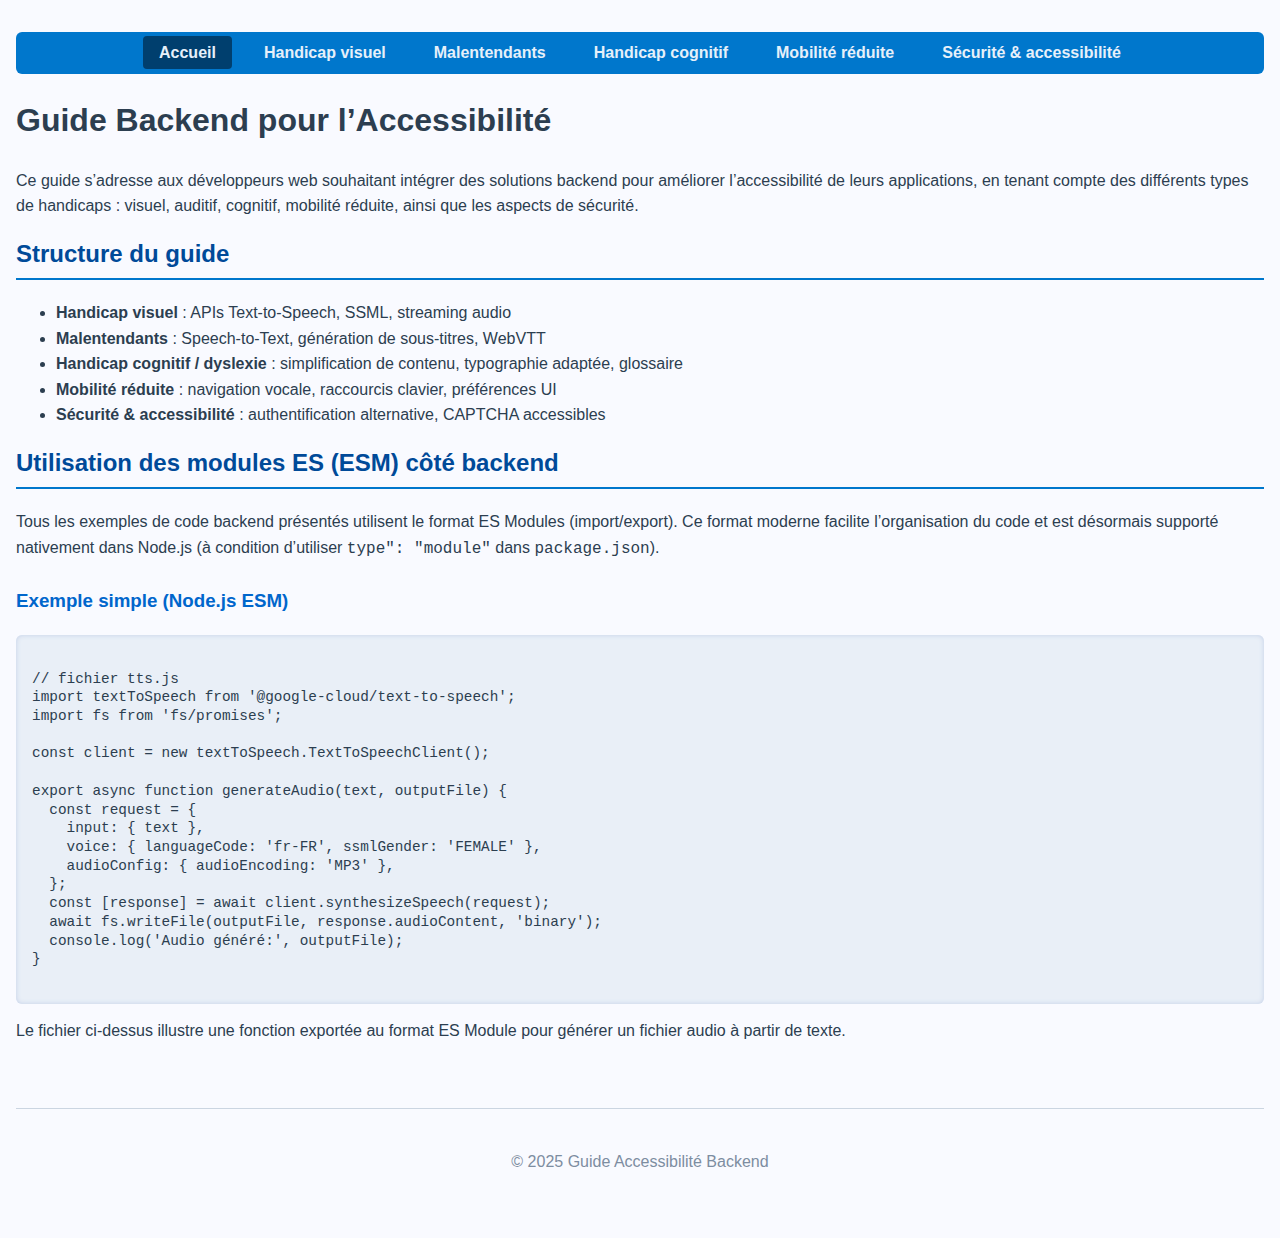
<file: index.html>
<!DOCTYPE html>
<html lang="fr">
<head>
  <meta charset="UTF-8" />
  <meta name="viewport" content="width=device-width, initial-scale=1" />
  <title>Guide Accessibilité Backend</title>
  <link rel="stylesheet" href="styles.css" />
</head>
<body>

  <nav class="navbar" role="navigation" aria-label="Menu principal">
    <ul>
      <li><a href="index.html" aria-current="page">Accueil</a></li>
      <li><a href="visual.html">Handicap visuel</a></li>
      <li><a href="hearing.html">Malentendants</a></li>
      <li><a href="cognitive.html">Handicap cognitif</a></li>
      <li><a href="mobility.html">Mobilité réduite</a></li>
      <li><a href="security.html">Sécurité & accessibilité</a></li>
    </ul>
  </nav>

  <main>
    <h1>Guide Backend pour l’Accessibilité</h1>

    <section>
      <p>
        Ce guide s’adresse aux développeurs web souhaitant intégrer des solutions backend pour améliorer l’accessibilité de leurs applications,
        en tenant compte des différents types de handicaps : visuel, auditif, cognitif, mobilité réduite, ainsi que les aspects de sécurité.
      </p>

      <h2>Structure du guide</h2>
      <ul>
        <li><strong>Handicap visuel</strong> : APIs Text-to-Speech, SSML, streaming audio</li>
        <li><strong>Malentendants</strong> : Speech-to-Text, génération de sous-titres, WebVTT</li>
        <li><strong>Handicap cognitif / dyslexie</strong> : simplification de contenu, typographie adaptée, glossaire</li>
        <li><strong>Mobilité réduite</strong> : navigation vocale, raccourcis clavier, préférences UI</li>
        <li><strong>Sécurité & accessibilité</strong> : authentification alternative, CAPTCHA accessibles</li>
      </ul>

      <h2>Utilisation des modules ES (ESM) côté backend</h2>
      <p>
        Tous les exemples de code backend présentés utilisent le format ES Modules (import/export). Ce format moderne facilite l’organisation du code
        et est désormais supporté nativement dans Node.js (à condition d’utiliser <code>type": "module"</code> dans <code>package.json</code>).
      </p>

      <h3>Exemple simple (Node.js ESM)</h3>
      <pre><code class="language-js">
// fichier tts.js
import textToSpeech from '@google-cloud/text-to-speech';
import fs from 'fs/promises';

const client = new textToSpeech.TextToSpeechClient();

export async function generateAudio(text, outputFile) {
  const request = {
    input: { text },
    voice: { languageCode: 'fr-FR', ssmlGender: 'FEMALE' },
    audioConfig: { audioEncoding: 'MP3' },
  };
  const [response] = await client.synthesizeSpeech(request);
  await fs.writeFile(outputFile, response.audioContent, 'binary');
  console.log('Audio généré:', outputFile);
}
      </code></pre>

      <p>
        Le fichier ci-dessus illustre une fonction exportée au format ES Module pour générer un fichier audio à partir de texte.
      </p>
    </section>
  </main>

  <footer>
    <p>&copy; 2025 Guide Accessibilité Backend</p>
  </footer>

</body>
</html>
</file>
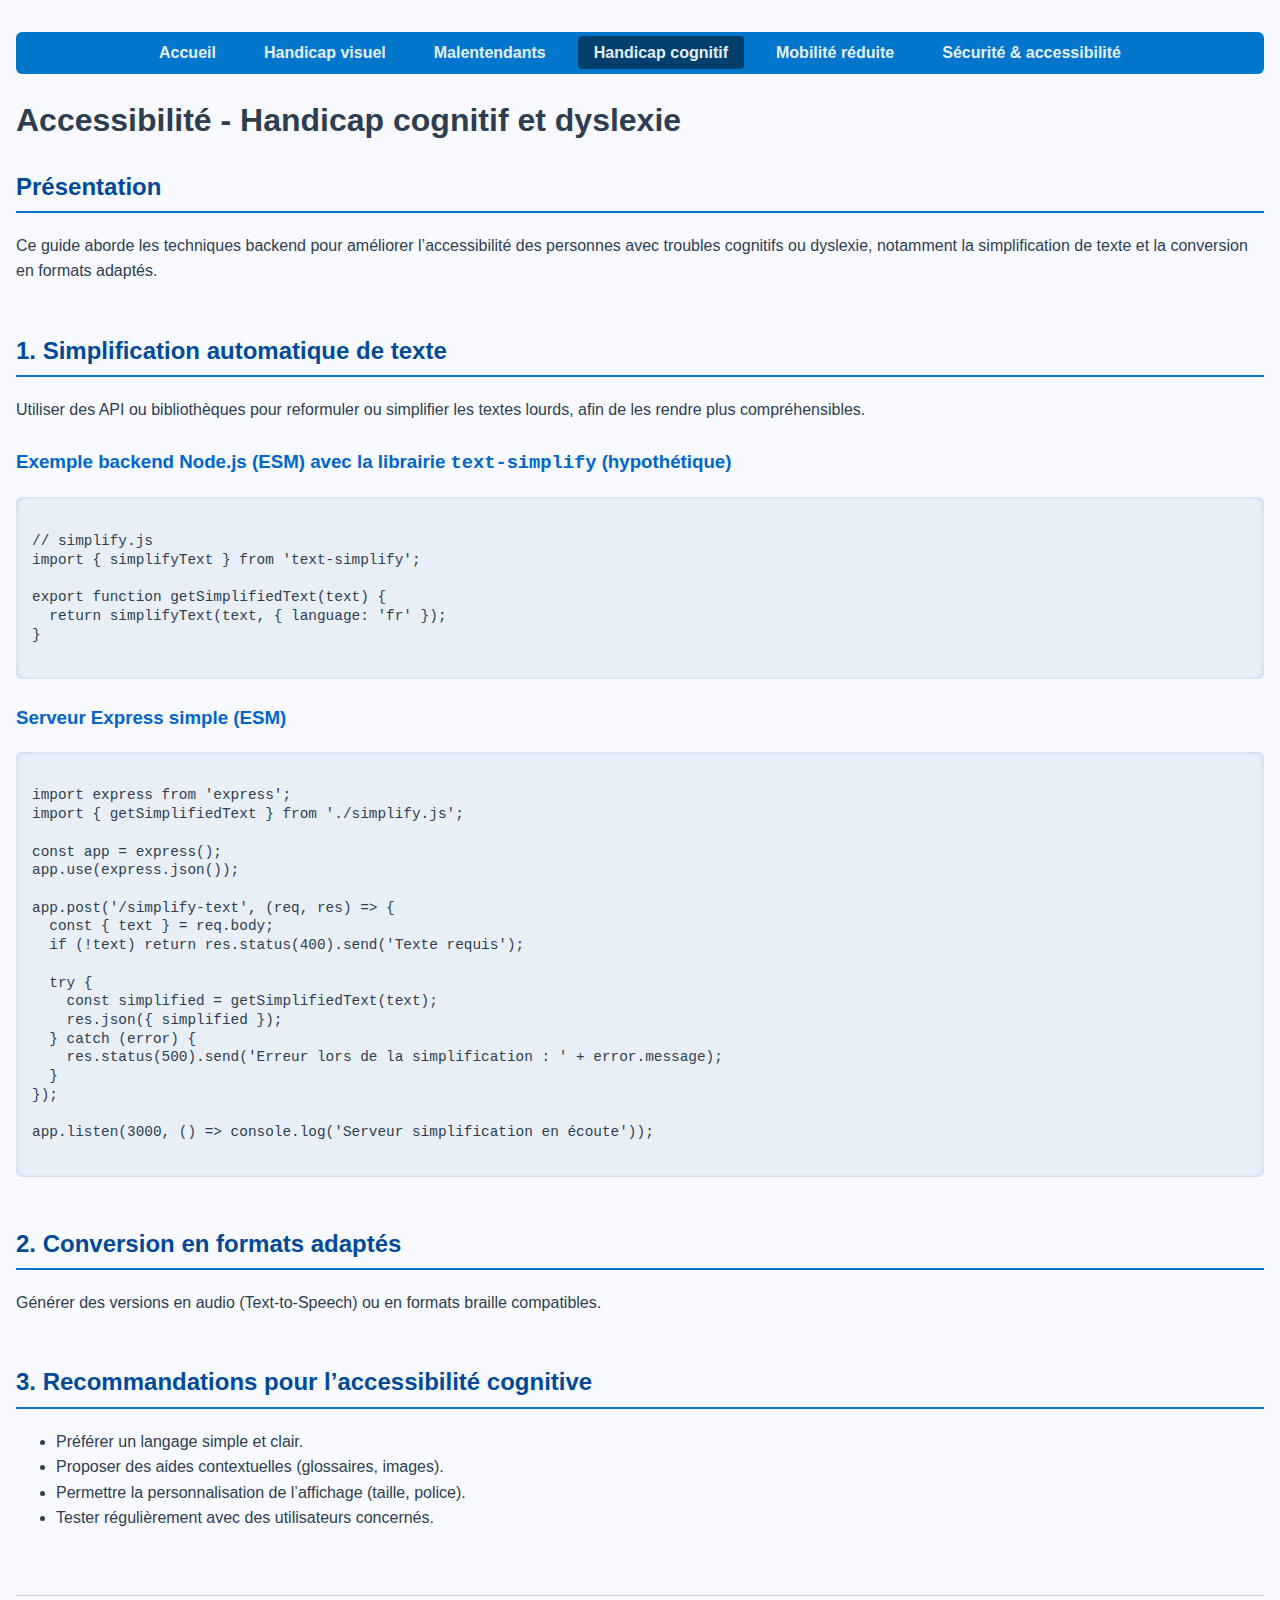
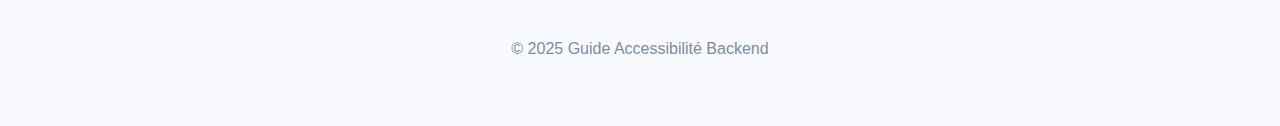
<file: cognitive.html>
<!DOCTYPE html>
<html lang="fr">
<head>
  <meta charset="UTF-8" />
  <meta name="viewport" content="width=device-width, initial-scale=1" />
  <title>Handicap cognitif - Guide Backend Accessibilité</title>
  <link rel="stylesheet" href="styles.css" />
</head>
<body>

  <nav class="navbar" role="navigation" aria-label="Menu principal">
    <ul>
      <li><a href="index.html">Accueil</a></li>
      <li><a href="visual.html">Handicap visuel</a></li>
      <li><a href="hearing.html">Malentendants</a></li>
      <li><a href="cognitive.html" aria-current="page">Handicap cognitif</a></li>
      <li><a href="mobility.html">Mobilité réduite</a></li>
      <li><a href="security.html">Sécurité & accessibilité</a></li>
    </ul>
  </nav>

  <main>
    <h1>Accessibilité - Handicap cognitif et dyslexie</h1>

    <section>
      <h2>Présentation</h2>
      <p>
        Ce guide aborde les techniques backend pour améliorer l’accessibilité des personnes avec troubles cognitifs ou dyslexie, notamment la simplification de texte et la conversion en formats adaptés.
      </p>
    </section>

    <section>
      <h2>1. Simplification automatique de texte</h2>
      <p>
        Utiliser des API ou bibliothèques pour reformuler ou simplifier les textes lourds, afin de les rendre plus compréhensibles.
      </p>

      <h3>Exemple backend Node.js (ESM) avec la librairie <code>text-simplify</code> (hypothétique)</h3>
      <pre><code class="language-js">
// simplify.js
import { simplifyText } from 'text-simplify';

export function getSimplifiedText(text) {
  return simplifyText(text, { language: 'fr' });
}
      </code></pre>

      <h3>Serveur Express simple (ESM)</h3>
      <pre><code class="language-js">
import express from 'express';
import { getSimplifiedText } from './simplify.js';

const app = express();
app.use(express.json());

app.post('/simplify-text', (req, res) => {
  const { text } = req.body;
  if (!text) return res.status(400).send('Texte requis');

  try {
    const simplified = getSimplifiedText(text);
    res.json({ simplified });
  } catch (error) {
    res.status(500).send('Erreur lors de la simplification : ' + error.message);
  }
});

app.listen(3000, () => console.log('Serveur simplification en écoute'));
      </code></pre>
    </section>

    <section>
      <h2>2. Conversion en formats adaptés</h2>
      <p>
        Générer des versions en audio (Text-to-Speech) ou en formats braille compatibles.
      </p>
    </section>

    <section>
      <h2>3. Recommandations pour l’accessibilité cognitive</h2>
      <ul>
        <li>Préférer un langage simple et clair.</li>
        <li>Proposer des aides contextuelles (glossaires, images).</li>
        <li>Permettre la personnalisation de l’affichage (taille, police).</li>
        <li>Tester régulièrement avec des utilisateurs concernés.</li>
      </ul>
    </section>

  </main>

  <footer>
    <p>&copy; 2025 Guide Accessibilité Backend</p>
  </footer>

</body>
</html>
</file>
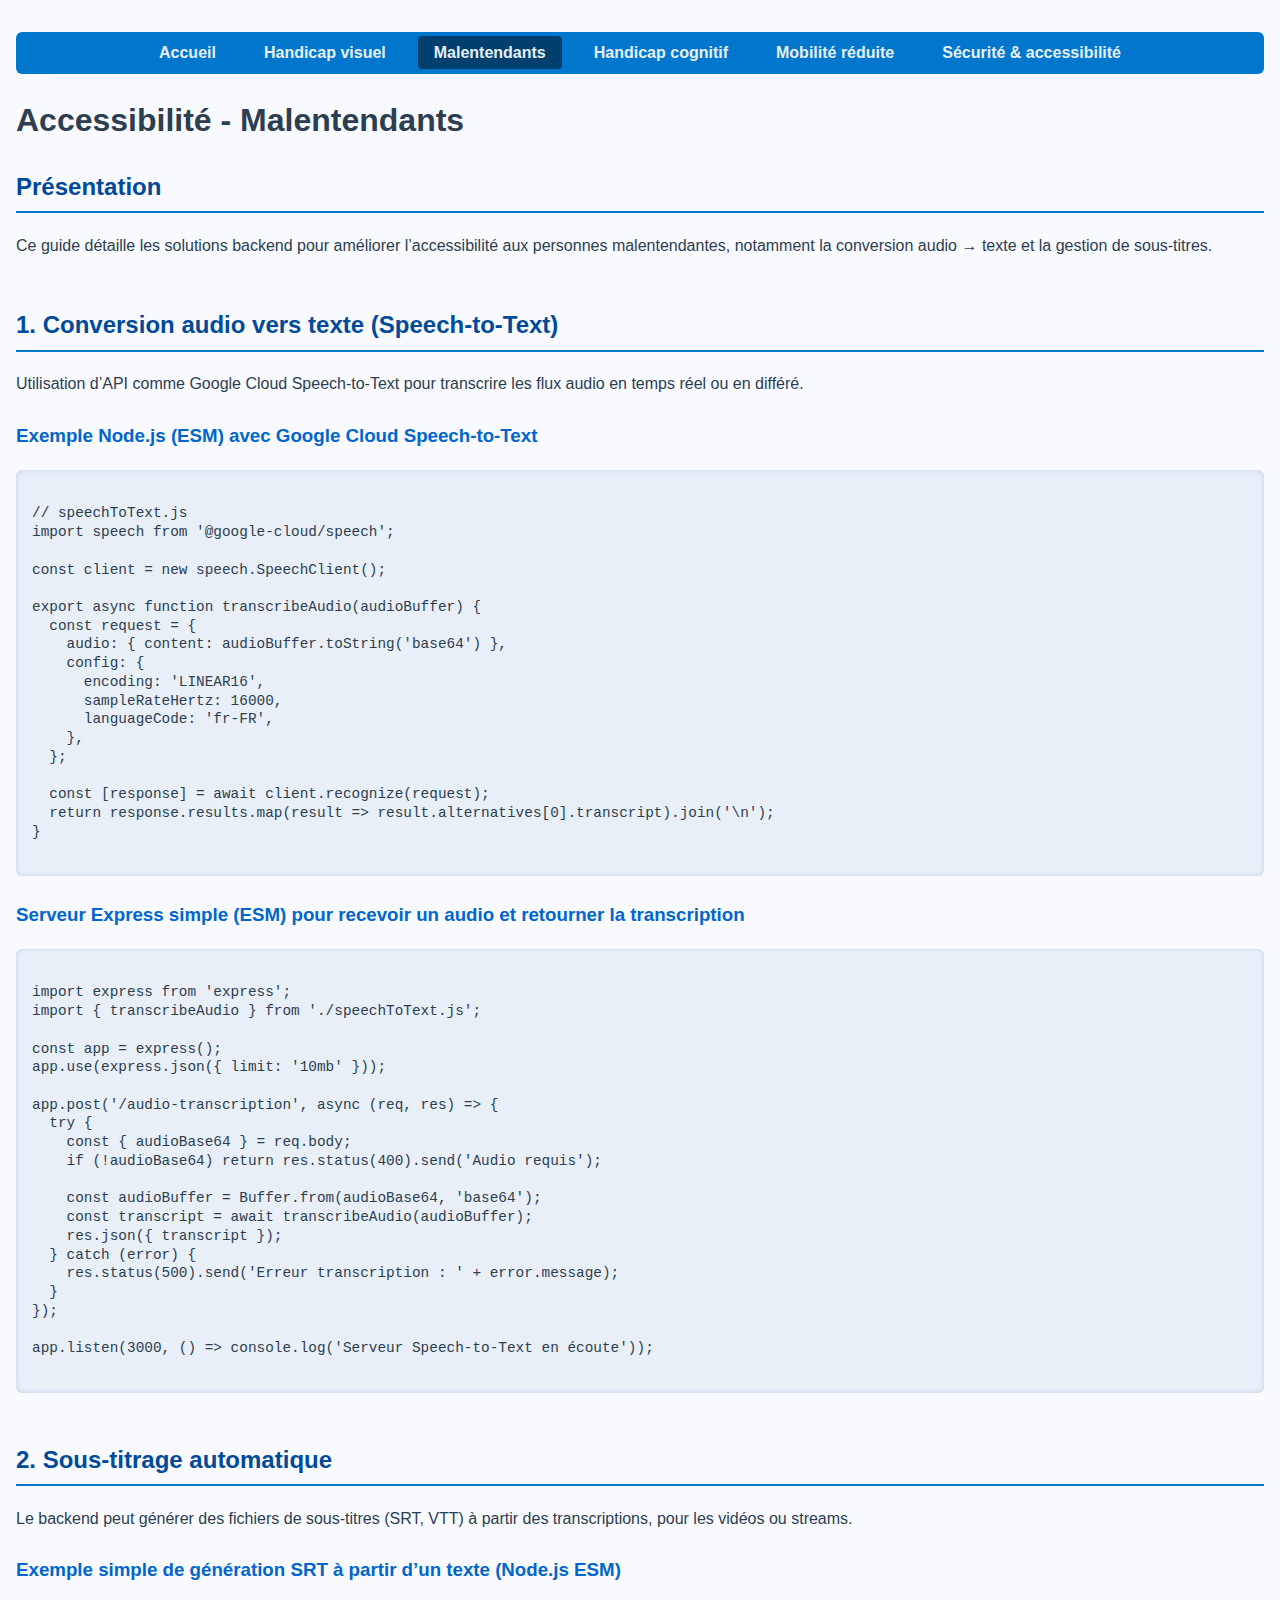
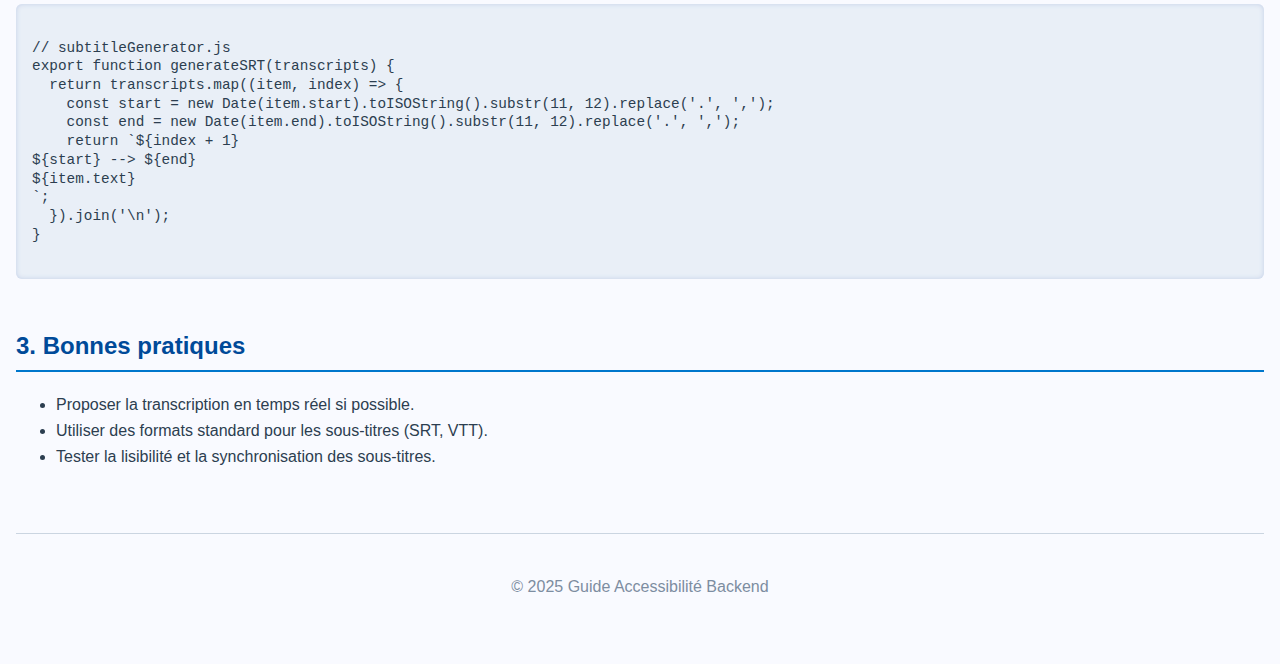
<file: hearing.html>
<!DOCTYPE html>
<html lang="fr">
<head>
  <meta charset="UTF-8" />
  <meta name="viewport" content="width=device-width, initial-scale=1" />
  <title>Malentendants - Guide Backend Accessibilité</title>
  <link rel="stylesheet" href="styles.css" />
</head>
<body>

  <nav class="navbar" role="navigation" aria-label="Menu principal">
    <ul>
      <li><a href="index.html">Accueil</a></li>
      <li><a href="visual.html">Handicap visuel</a></li>
      <li><a href="hearing.html" aria-current="page">Malentendants</a></li>
      <li><a href="cognitive.html">Handicap cognitif</a></li>
      <li><a href="mobility.html">Mobilité réduite</a></li>
      <li><a href="security.html">Sécurité & accessibilité</a></li>
    </ul>
  </nav>

  <main>
    <h1>Accessibilité - Malentendants</h1>

    <section>
      <h2>Présentation</h2>
      <p>
        Ce guide détaille les solutions backend pour améliorer l’accessibilité aux personnes malentendantes, notamment la conversion audio → texte et la gestion de sous-titres.
      </p>
    </section>

    <section>
      <h2>1. Conversion audio vers texte (Speech-to-Text)</h2>
      <p>
        Utilisation d’API comme Google Cloud Speech-to-Text pour transcrire les flux audio en temps réel ou en différé.
      </p>

      <h3>Exemple Node.js (ESM) avec Google Cloud Speech-to-Text</h3>
      <pre><code class="language-js">
// speechToText.js
import speech from '@google-cloud/speech';

const client = new speech.SpeechClient();

export async function transcribeAudio(audioBuffer) {
  const request = {
    audio: { content: audioBuffer.toString('base64') },
    config: {
      encoding: 'LINEAR16',
      sampleRateHertz: 16000,
      languageCode: 'fr-FR',
    },
  };

  const [response] = await client.recognize(request);
  return response.results.map(result => result.alternatives[0].transcript).join('\n');
}
      </code></pre>

      <h3>Serveur Express simple (ESM) pour recevoir un audio et retourner la transcription</h3>
      <pre><code class="language-js">
import express from 'express';
import { transcribeAudio } from './speechToText.js';

const app = express();
app.use(express.json({ limit: '10mb' }));

app.post('/audio-transcription', async (req, res) => {
  try {
    const { audioBase64 } = req.body;
    if (!audioBase64) return res.status(400).send('Audio requis');

    const audioBuffer = Buffer.from(audioBase64, 'base64');
    const transcript = await transcribeAudio(audioBuffer);
    res.json({ transcript });
  } catch (error) {
    res.status(500).send('Erreur transcription : ' + error.message);
  }
});

app.listen(3000, () => console.log('Serveur Speech-to-Text en écoute'));
      </code></pre>
    </section>

    <section>
      <h2>2. Sous-titrage automatique</h2>
      <p>
        Le backend peut générer des fichiers de sous-titres (SRT, VTT) à partir des transcriptions, pour les vidéos ou streams.
      </p>

      <h3>Exemple simple de génération SRT à partir d’un texte (Node.js ESM)</h3>
      <pre><code class="language-js">
// subtitleGenerator.js
export function generateSRT(transcripts) {
  return transcripts.map((item, index) => {
    const start = new Date(item.start).toISOString().substr(11, 12).replace('.', ',');
    const end = new Date(item.end).toISOString().substr(11, 12).replace('.', ',');
    return `${index + 1}
${start} --> ${end}
${item.text}
`;
  }).join('\n');
}
      </code></pre>
    </section>

    <section>
      <h2>3. Bonnes pratiques</h2>
      <ul>
        <li>Proposer la transcription en temps réel si possible.</li>
        <li>Utiliser des formats standard pour les sous-titres (SRT, VTT).</li>
        <li>Tester la lisibilité et la synchronisation des sous-titres.</li>
      </ul>
    </section>

  </main>

  <footer>
    <p>&copy; 2025 Guide Accessibilité Backend</p>
  </footer>

</body>
</html>
</file>
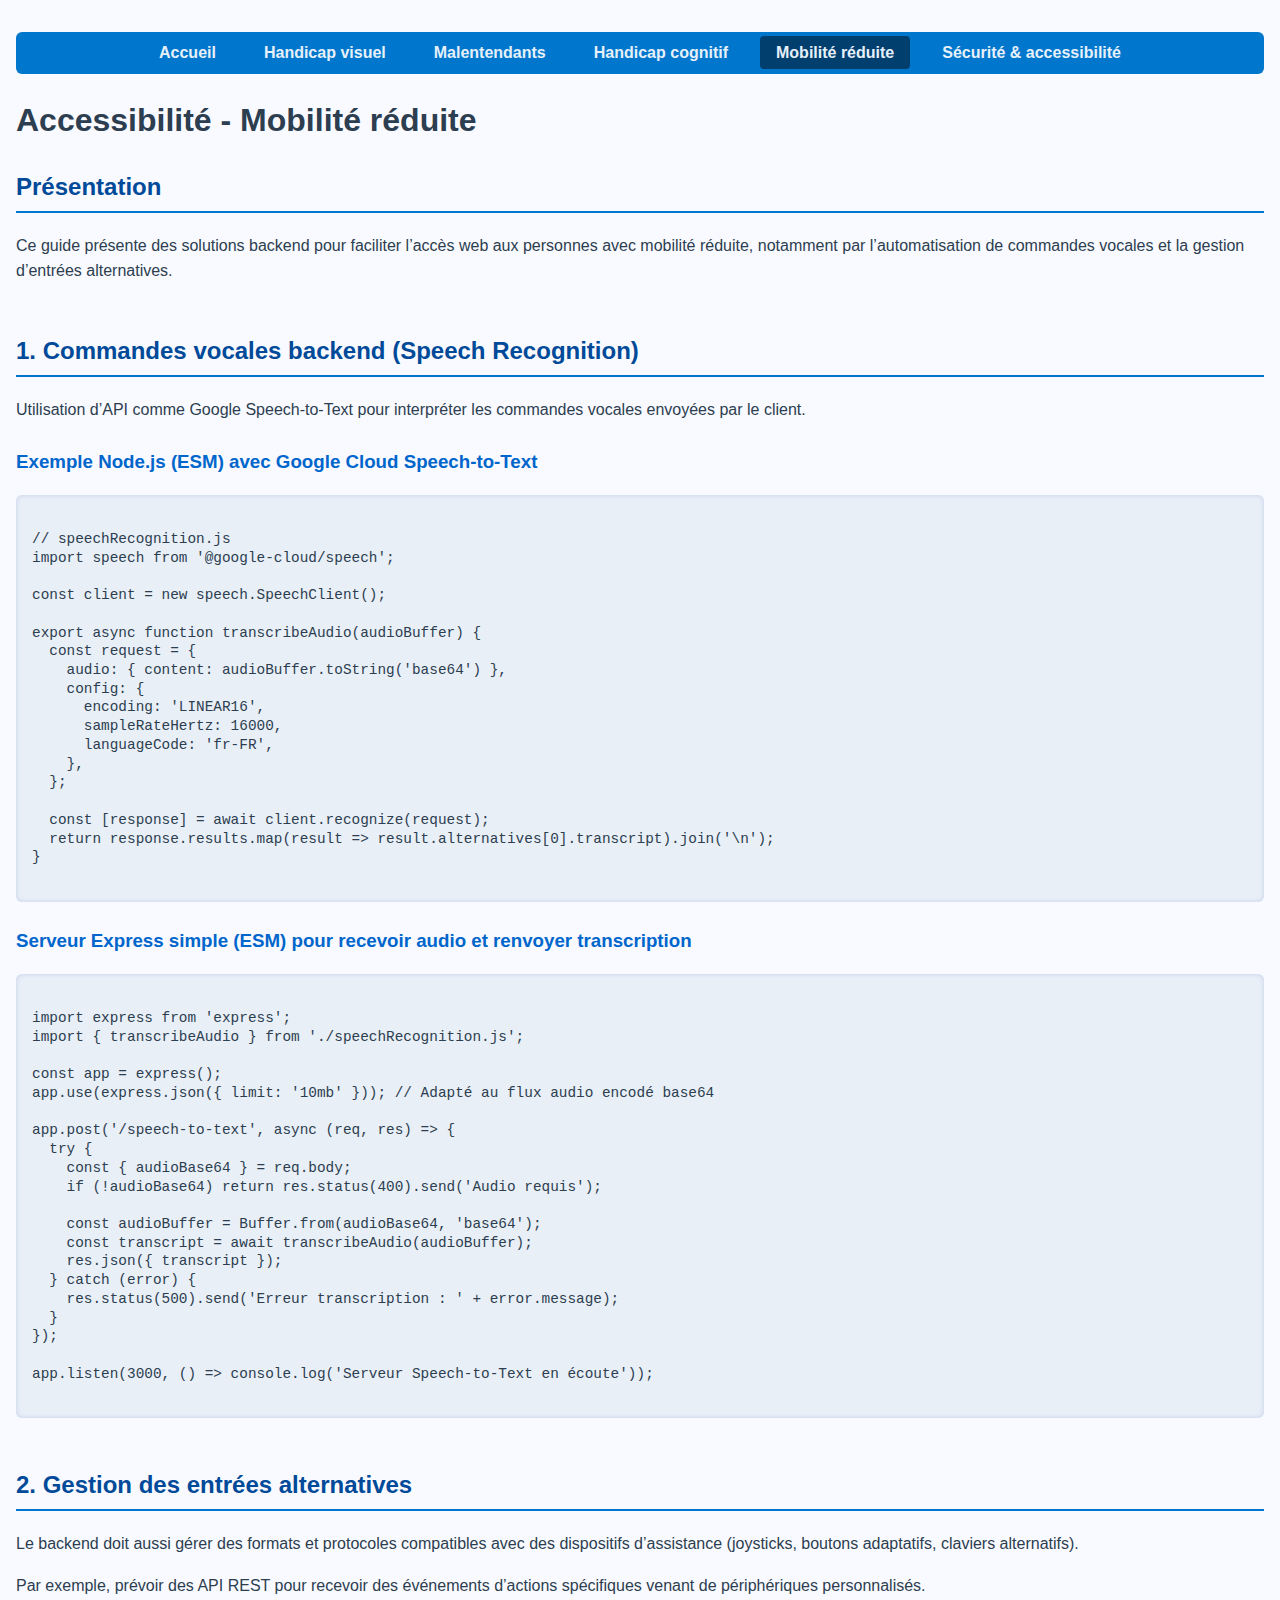
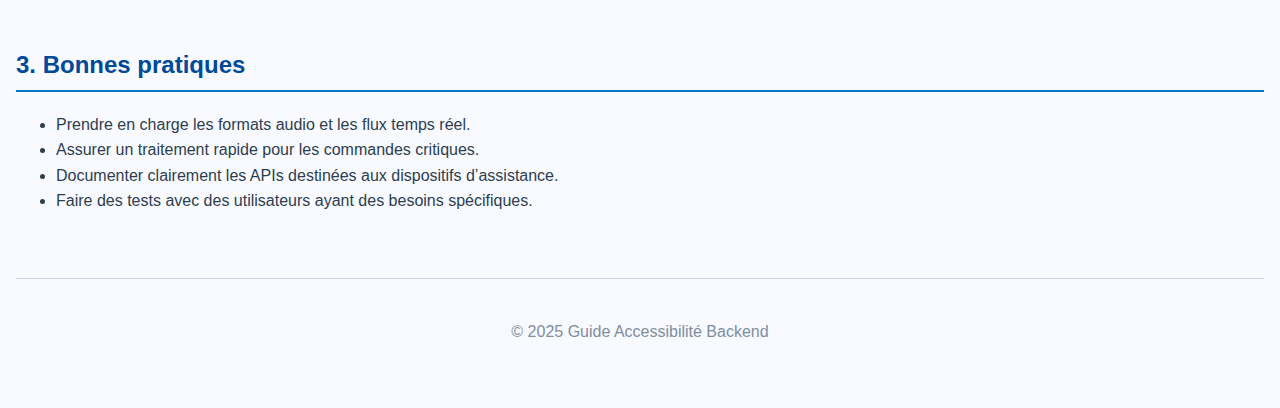
<file: mobility.html>
<!DOCTYPE html>
<html lang="fr">
<head>
  <meta charset="UTF-8" />
  <meta name="viewport" content="width=device-width, initial-scale=1" />
  <title>Mobilité réduite - Guide Backend Accessibilité</title>
  <link rel="stylesheet" href="styles.css" />
</head>
<body>

  <nav class="navbar" role="navigation" aria-label="Menu principal">
    <ul>
      <li><a href="index.html">Accueil</a></li>
      <li><a href="visual.html">Handicap visuel</a></li>
      <li><a href="hearing.html">Malentendants</a></li>
      <li><a href="cognitive.html">Handicap cognitif</a></li>
      <li><a href="mobility.html" aria-current="page">Mobilité réduite</a></li>
      <li><a href="security.html">Sécurité & accessibilité</a></li>
    </ul>
  </nav>

  <main>
    <h1>Accessibilité - Mobilité réduite</h1>

    <section>
      <h2>Présentation</h2>
      <p>
        Ce guide présente des solutions backend pour faciliter l’accès web aux personnes avec mobilité réduite, notamment par l’automatisation de commandes vocales et la gestion d’entrées alternatives.
      </p>
    </section>

    <section>
      <h2>1. Commandes vocales backend (Speech Recognition)</h2>
      <p>
        Utilisation d’API comme Google Speech-to-Text pour interpréter les commandes vocales envoyées par le client.
      </p>

      <h3>Exemple Node.js (ESM) avec Google Cloud Speech-to-Text</h3>
      <pre><code class="language-js">
// speechRecognition.js
import speech from '@google-cloud/speech';

const client = new speech.SpeechClient();

export async function transcribeAudio(audioBuffer) {
  const request = {
    audio: { content: audioBuffer.toString('base64') },
    config: {
      encoding: 'LINEAR16',
      sampleRateHertz: 16000,
      languageCode: 'fr-FR',
    },
  };

  const [response] = await client.recognize(request);
  return response.results.map(result => result.alternatives[0].transcript).join('\n');
}
      </code></pre>

      <h3>Serveur Express simple (ESM) pour recevoir audio et renvoyer transcription</h3>
      <pre><code class="language-js">
import express from 'express';
import { transcribeAudio } from './speechRecognition.js';

const app = express();
app.use(express.json({ limit: '10mb' })); // Adapté au flux audio encodé base64

app.post('/speech-to-text', async (req, res) => {
  try {
    const { audioBase64 } = req.body;
    if (!audioBase64) return res.status(400).send('Audio requis');

    const audioBuffer = Buffer.from(audioBase64, 'base64');
    const transcript = await transcribeAudio(audioBuffer);
    res.json({ transcript });
  } catch (error) {
    res.status(500).send('Erreur transcription : ' + error.message);
  }
});

app.listen(3000, () => console.log('Serveur Speech-to-Text en écoute'));
      </code></pre>
    </section>

    <section>
      <h2>2. Gestion des entrées alternatives</h2>
      <p>
        Le backend doit aussi gérer des formats et protocoles compatibles avec des dispositifs d’assistance (joysticks, boutons adaptatifs, claviers alternatifs).
      </p>
      <p>
        Par exemple, prévoir des API REST pour recevoir des événements d’actions spécifiques venant de périphériques personnalisés.
      </p>
    </section>

    <section>
      <h2>3. Bonnes pratiques</h2>
      <ul>
        <li>Prendre en charge les formats audio et les flux temps réel.</li>
        <li>Assurer un traitement rapide pour les commandes critiques.</li>
        <li>Documenter clairement les APIs destinées aux dispositifs d’assistance.</li>
        <li>Faire des tests avec des utilisateurs ayant des besoins spécifiques.</li>
      </ul>
    </section>

  </main>

  <footer>
    <p>&copy; 2025 Guide Accessibilité Backend</p>
  </footer>

</body>
</html>
</file>
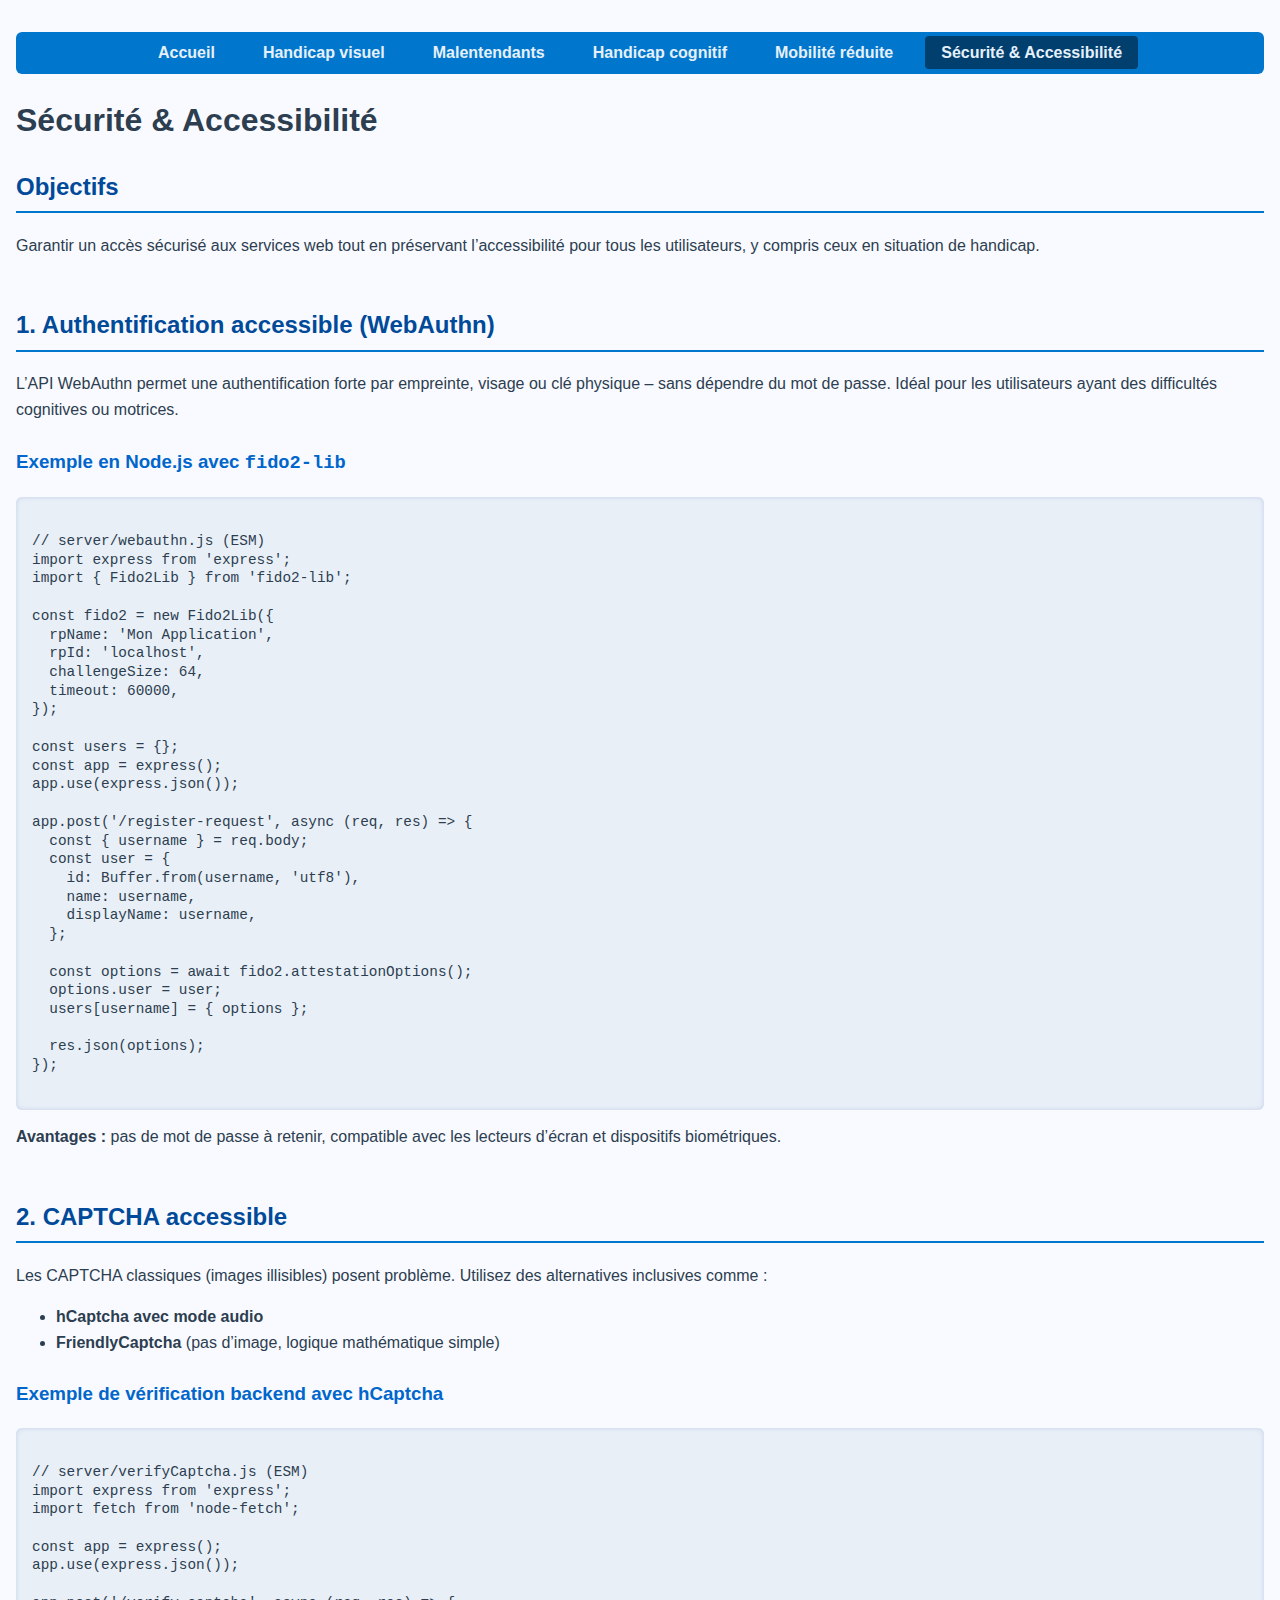
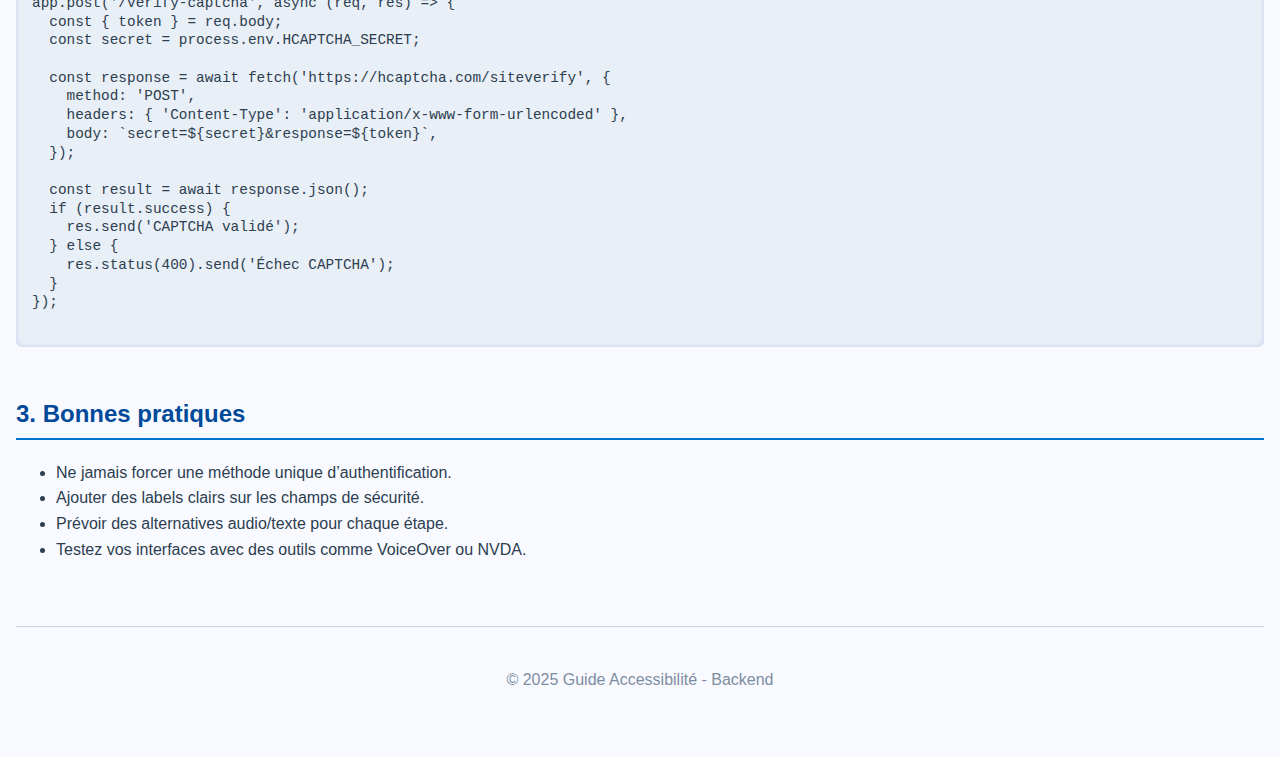
<file: security.html>
<!DOCTYPE html>
<html lang="fr">
<head>
  <meta charset="UTF-8" />
  <meta name="viewport" content="width=device-width, initial-scale=1" />
  <title>Sécurité & Accessibilité - Guide Backend</title>
  <link rel="stylesheet" href="styles.css" />
</head>
<body>

  <nav class="navbar" role="navigation" aria-label="Menu principal">
    <ul>
      <li><a href="index.html">Accueil</a></li>
      <li><a href="visual.html">Handicap visuel</a></li>
      <li><a href="hearing.html">Malentendants</a></li>
      <li><a href="cognitive.html">Handicap cognitif</a></li>
      <li><a href="mobility.html">Mobilité réduite</a></li>
      <li><a href="security.html" aria-current="page">Sécurité & Accessibilité</a></li>
    </ul>
  </nav>

  <main>
    <h1>Sécurité & Accessibilité</h1>

    <section>
      <h2>Objectifs</h2>
      <p>
        Garantir un accès sécurisé aux services web tout en préservant l’accessibilité pour tous les utilisateurs, y compris ceux en situation de handicap.
      </p>
    </section>

    <section>
      <h2>1. Authentification accessible (WebAuthn)</h2>
      <p>
        L’API WebAuthn permet une authentification forte par empreinte, visage ou clé physique – sans dépendre du mot de passe. Idéal pour les utilisateurs ayant des difficultés cognitives ou motrices.
      </p>

      <h3>Exemple en Node.js avec <code>fido2-lib</code></h3>
      <pre><code class="language-js">
// server/webauthn.js (ESM)
import express from 'express';
import { Fido2Lib } from 'fido2-lib';

const fido2 = new Fido2Lib({
  rpName: 'Mon Application',
  rpId: 'localhost',
  challengeSize: 64,
  timeout: 60000,
});

const users = {};
const app = express();
app.use(express.json());

app.post('/register-request', async (req, res) => {
  const { username } = req.body;
  const user = {
    id: Buffer.from(username, 'utf8'),
    name: username,
    displayName: username,
  };

  const options = await fido2.attestationOptions();
  options.user = user;
  users[username] = { options };

  res.json(options);
});
      </code></pre>

      <p><strong> Avantages :</strong> pas de mot de passe à retenir, compatible avec les lecteurs d’écran et dispositifs biométriques.</p>
    </section>

    <section>
      <h2>2. CAPTCHA accessible</h2>
      <p>
        Les CAPTCHA classiques (images illisibles) posent problème. Utilisez des alternatives inclusives comme :
        <ul>
          <li><strong>hCaptcha avec mode audio</strong></li>
          <li><strong>FriendlyCaptcha</strong> (pas d’image, logique mathématique simple)</li>
        </ul>
      </p>

      <h3>Exemple de vérification backend avec hCaptcha</h3>
      <pre><code class="language-js">
// server/verifyCaptcha.js (ESM)
import express from 'express';
import fetch from 'node-fetch';

const app = express();
app.use(express.json());

app.post('/verify-captcha', async (req, res) => {
  const { token } = req.body;
  const secret = process.env.HCAPTCHA_SECRET;

  const response = await fetch('https://hcaptcha.com/siteverify', {
    method: 'POST',
    headers: { 'Content-Type': 'application/x-www-form-urlencoded' },
    body: `secret=${secret}&response=${token}`,
  });

  const result = await response.json();
  if (result.success) {
    res.send('CAPTCHA validé');
  } else {
    res.status(400).send('Échec CAPTCHA');
  }
});
      </code></pre>
    </section>

    <section>
      <h2>3. Bonnes pratiques</h2>
      <ul>
        <li>Ne jamais forcer une méthode unique d’authentification.</li>
        <li>Ajouter des labels clairs sur les champs de sécurité.</li>
        <li>Prévoir des alternatives audio/texte pour chaque étape.</li>
        <li>Testez vos interfaces avec des outils comme VoiceOver ou NVDA.</li>
      </ul>
    </section>
  </main>

  <footer>
    <p>&copy; 2025 Guide Accessibilité - Backend</p>
  </footer>

</body>
</html>
</file>
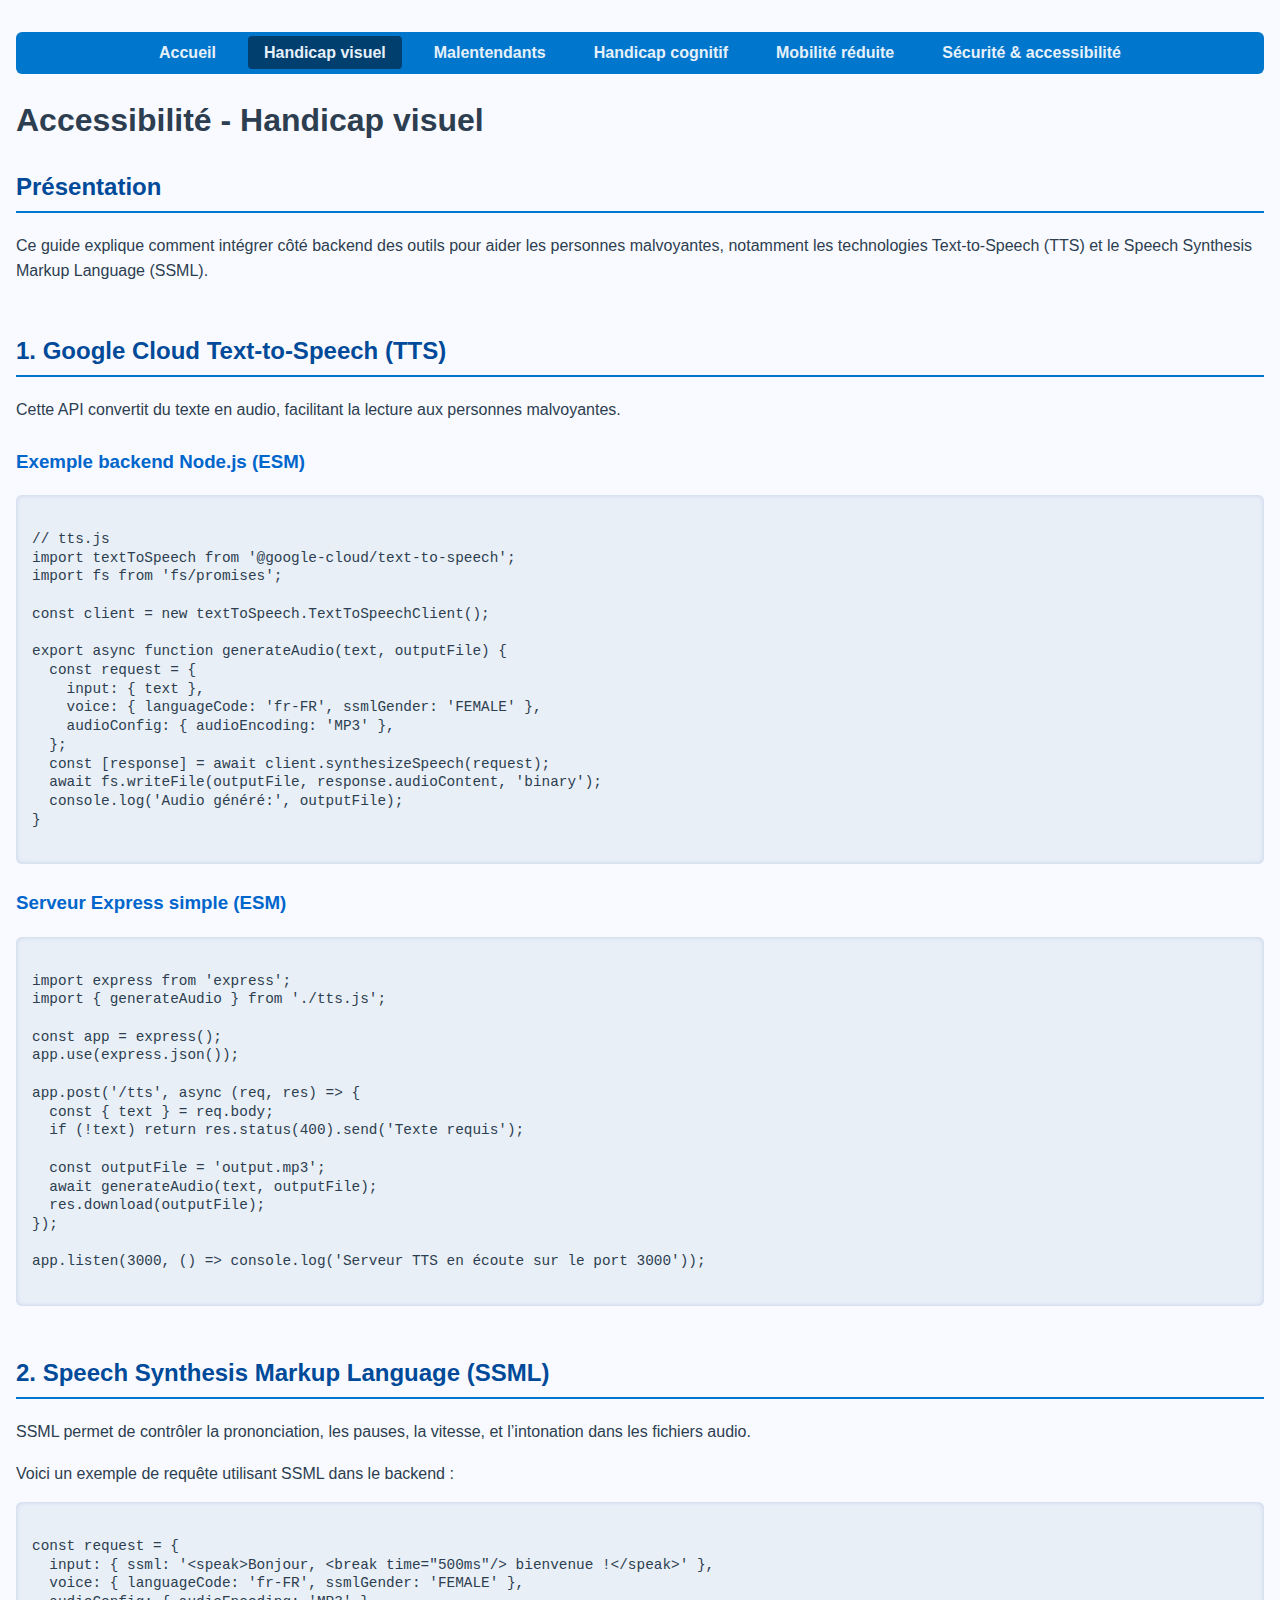
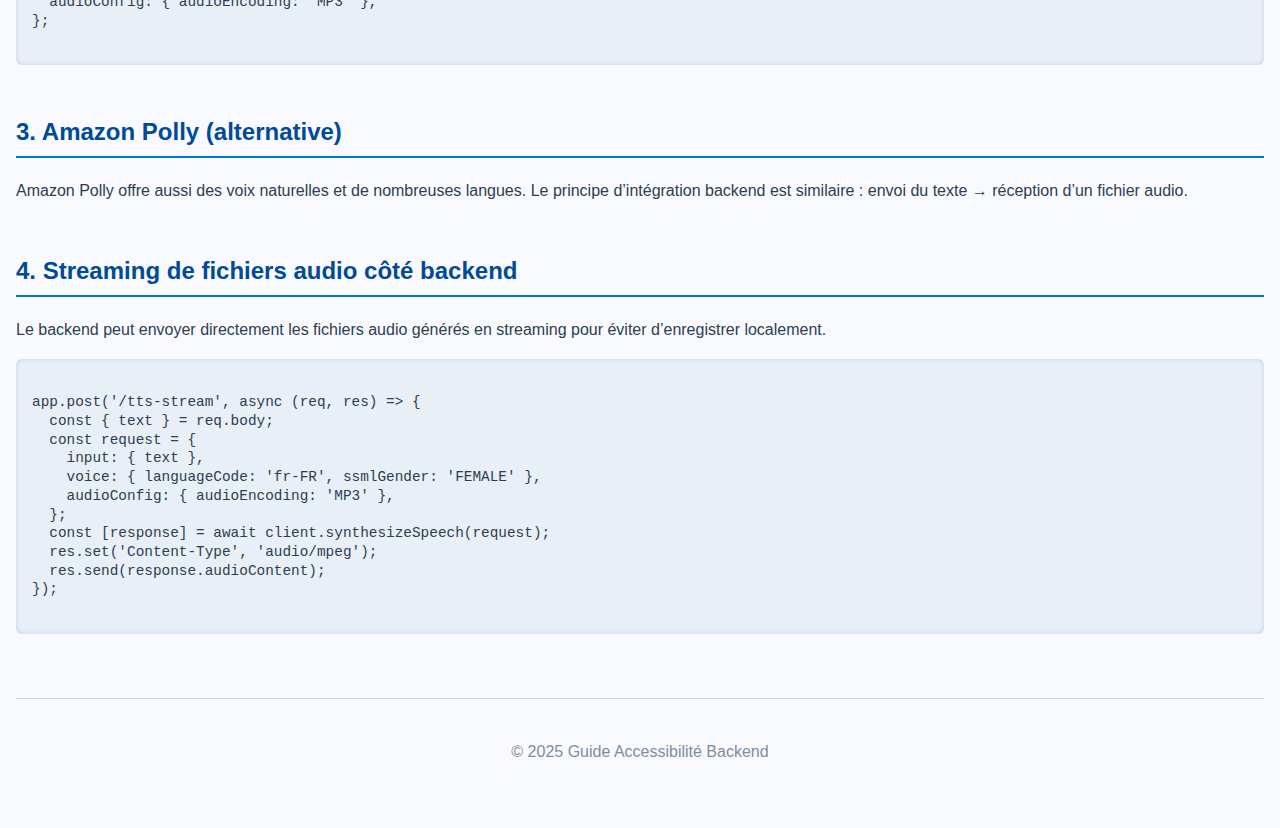
<file: visual.html>
<!DOCTYPE html>
<html lang="fr">
<head>
  <meta charset="UTF-8" />
  <meta name="viewport" content="width=device-width, initial-scale=1" />
  <title>Handicap visuel - Guide Backend Accessibilité</title>
  <link rel="stylesheet" href="styles.css" />
</head>
<body>

  <nav class="navbar" role="navigation" aria-label="Menu principal">
    <ul>
      <li><a href="index.html">Accueil</a></li>
      <li><a href="visual.html" aria-current="page">Handicap visuel</a></li>
      <li><a href="hearing.html">Malentendants</a></li>
      <li><a href="cognitive.html">Handicap cognitif</a></li>
      <li><a href="mobility.html">Mobilité réduite</a></li>
      <li><a href="security.html">Sécurité & accessibilité</a></li>
    </ul>
  </nav>

  <main>
    <h1>Accessibilité - Handicap visuel</h1>

    <section>
      <h2>Présentation</h2>
      <p>
        Ce guide explique comment intégrer côté backend des outils pour aider les personnes malvoyantes, notamment les technologies Text-to-Speech (TTS) et le Speech Synthesis Markup Language (SSML).
      </p>
    </section>

    <section>
      <h2>1. Google Cloud Text-to-Speech (TTS)</h2>
      <p>
        Cette API convertit du texte en audio, facilitant la lecture aux personnes malvoyantes.
      </p>

      <h3>Exemple backend Node.js (ESM)</h3>
      <pre><code class="language-js">
// tts.js
import textToSpeech from '@google-cloud/text-to-speech';
import fs from 'fs/promises';

const client = new textToSpeech.TextToSpeechClient();

export async function generateAudio(text, outputFile) {
  const request = {
    input: { text },
    voice: { languageCode: 'fr-FR', ssmlGender: 'FEMALE' },
    audioConfig: { audioEncoding: 'MP3' },
  };
  const [response] = await client.synthesizeSpeech(request);
  await fs.writeFile(outputFile, response.audioContent, 'binary');
  console.log('Audio généré:', outputFile);
}
      </code></pre>

      <h3>Serveur Express simple (ESM)</h3>
      <pre><code class="language-js">
import express from 'express';
import { generateAudio } from './tts.js';

const app = express();
app.use(express.json());

app.post('/tts', async (req, res) => {
  const { text } = req.body;
  if (!text) return res.status(400).send('Texte requis');

  const outputFile = 'output.mp3';
  await generateAudio(text, outputFile);
  res.download(outputFile);
});

app.listen(3000, () => console.log('Serveur TTS en écoute sur le port 3000'));
      </code></pre>
    </section>

    <section>
      <h2>2. Speech Synthesis Markup Language (SSML)</h2>
      <p>
        SSML permet de contrôler la prononciation, les pauses, la vitesse, et l’intonation dans les fichiers audio.
      </p>
      <p>Voici un exemple de requête utilisant SSML dans le backend :</p>
      <pre><code class="language-js">
const request = {
  input: { ssml: '&lt;speak&gt;Bonjour, &lt;break time="500ms"/&gt; bienvenue !&lt;/speak&gt;' },
  voice: { languageCode: 'fr-FR', ssmlGender: 'FEMALE' },
  audioConfig: { audioEncoding: 'MP3' },
};
      </code></pre>
    </section>

    <section>
      <h2>3. Amazon Polly (alternative)</h2>
      <p>
        Amazon Polly offre aussi des voix naturelles et de nombreuses langues. Le principe d’intégration backend est similaire : envoi du texte → réception d’un fichier audio.
      </p>
    </section>

    <section>
      <h2>4. Streaming de fichiers audio côté backend</h2>
      <p>
        Le backend peut envoyer directement les fichiers audio générés en streaming pour éviter d’enregistrer localement.
      </p>

      <pre><code class="language-js">
app.post('/tts-stream', async (req, res) => {
  const { text } = req.body;
  const request = {
    input: { text },
    voice: { languageCode: 'fr-FR', ssmlGender: 'FEMALE' },
    audioConfig: { audioEncoding: 'MP3' },
  };
  const [response] = await client.synthesizeSpeech(request);
  res.set('Content-Type', 'audio/mpeg');
  res.send(response.audioContent);
});
      </code></pre>
    </section>
  </main>

  <footer>
    <p>&copy; 2025 Guide Accessibilité Backend</p>
  </footer>

</body>
</html>
</file>
<file: styles.css>
/* style.css */

/* Reset */
*, *::before, *::after {
  box-sizing: border-box;
}

body {
  font-family: "Segoe UI", Tahoma, Geneva, Verdana, sans-serif;
 
  margin: 2rem auto;
  padding: 0 1rem;
  line-height: 1.6;
  background-color: #f9faff;
  color: #2c3e50;
}

header {
  border-bottom: 3px solid #0077cc;
  padding-bottom: 1rem;
  margin-bottom: 2rem;
}

header h1 {
  font-weight: 700;
  color: #004a99;
  margin: 0;
}

nav.navbar {
  background-color: #0077cc;
  border-radius: 6px;
  margin-top: 1rem;
  padding: 0.5rem 1rem;
}

nav.navbar ul {
  list-style: none;
  display: flex;
  flex-wrap: wrap;
  gap: 1rem;
  margin: 0;
  padding: 0;
  justify-content: center;
}

nav.navbar a {
  color: #e6f0fa;
  font-weight: 600;
  text-decoration: none;
  padding: 0.5rem 1rem;
  border-radius: 4px;
  transition: background-color 0.3s ease;
  user-select: none;
}

nav.navbar a:hover,
nav.navbar a:focus {
  background-color: #005a9e;
  outline: none;
}

nav.navbar a[aria-current="page"] {
  background-color: #003f6e;
  cursor: default;
}

main section {
  margin-bottom: 3rem;
}

h2 {
  color: #004a99;
  margin-top: 0;
  border-bottom: 2px solid #0077cc;
  padding-bottom: 0.3rem;
}

h3 {
  color: #0066cc;
  margin-top: 1.5rem;
}

p {
  font-size: 1rem;
  margin-top: 0.5rem;
  max-width: 100%;
}

pre {
  background-color: #e9eff7;
  border-radius: 6px;
  padding: 1rem;
  overflow-x: auto;
  font-family: "Courier New", Courier, monospace;
  font-size: 0.9rem;
  line-height: 1.3;
  margin-top: 1rem;
  box-shadow: inset 0 0 5px #c3d0e8;
}

code {
  font-family: "Courier New", Courier, monospace;
}

footer {
  text-align: center;
  color: #7d8da1;
  font-size: 0.9rem;
  padding: 2rem 0 1rem;
  border-top: 1px solid #cbd5e1;
  margin-top: 4rem;
}

@media (max-width: 600px) {
  nav.navbar ul {
    flex-direction: column;
    align-items: center;
  }
  nav.navbar a {
    width: 100%;
    text-align: center;
  }
}
</file>
